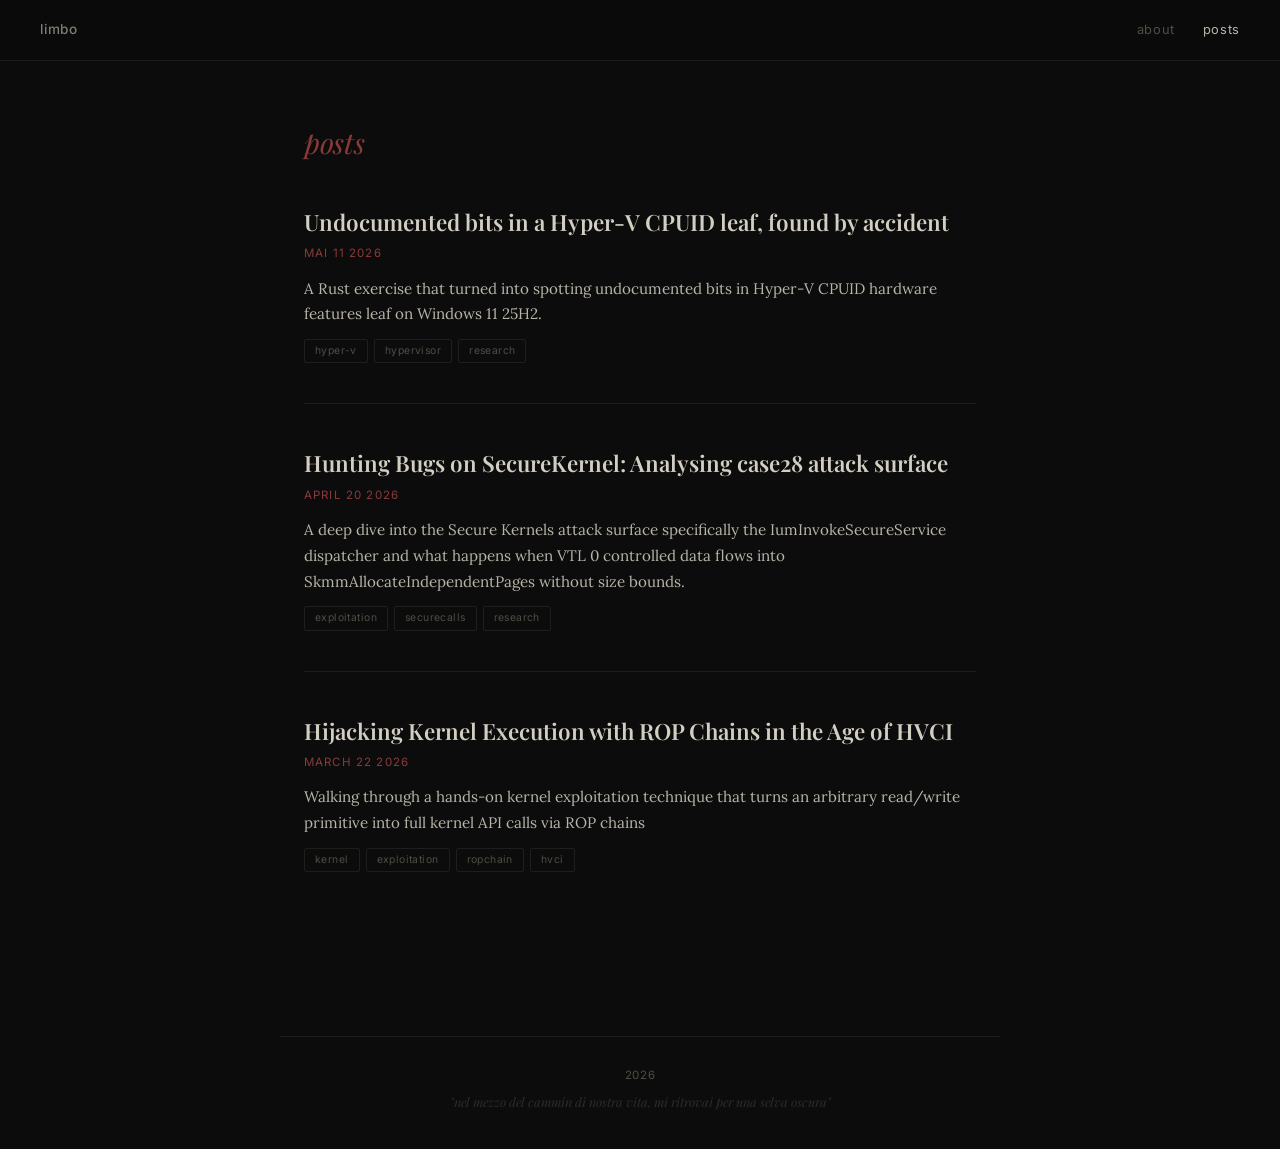
<file: posts.html>
<!DOCTYPE html>
<html lang="en">
<head>
    <meta charset="UTF-8">
    <meta name="viewport" content="width=device-width, initial-scale=1.0">
    <title>posts</title>
    <link rel="stylesheet" href="style.css">
    <link rel="preconnect" href="https://fonts.googleapis.com">
    <link rel="preconnect" href="https://fonts.gstatic.com" crossorigin>
    <link href="https://fonts.googleapis.com/css2?family=Inter:wght@300;400;500;600&family=Lora:ital,wght@0,400;0,500;0,600;0,700;1,400;1,500&family=Playfair+Display:ital,wght@0,400;0,500;0,600;0,700;1,400;1,500&family=JetBrains+Mono:wght@400;500&display=swap" rel="stylesheet">
</head>
<body>

    <div class="topbar">
        <a href="index.html" class="site-name">Limbo</a>
        <nav>
            <a href="about.html">about</a>
            <a href="posts.html" class="active">posts</a>
        </nav>
    </div>

    <div class="page-body">
        <h1 class="page-title">posts</h1>

        <div class="posts-list" id="posts-container"></div>
    </div>

    <footer class="footer">
        <p>2026</p>
        <p class="footer-quote">"nel mezzo del cammin di nostra vita, mi ritrovai per una selva oscura"</p>
    </footer>

    <script>
        (async function () {
            const res = await fetch('posts.json?t=' + Date.now());
            const posts = await res.json();
            const container = document.getElementById('posts-container');

            posts.forEach(post => {
                const article = document.createElement('article');
                article.className = post.image ? 'post post-with-image' : 'post';

                let html = '';

                if (post.image) {
                    html += `<img class="post-image" src="${post.image}" alt="">`;
                    html += '<div>';
                }

                html += `<h2 class="post-title"><a href="post.html?slug=${post.slug}">${post.title}</a></h2>`;
                html += `<span class="post-date">${post.date}</span>`;
                html += `<p>${post.excerpt}</p>`;
                html += '<div class="post-tags">';
                post.tags.forEach(tag => {
                    html += `<span class="tag">${tag}</span>`;
                });
                html += '</div>';

                if (post.image) {
                    html += '</div>';
                }

                article.innerHTML = html;
                container.appendChild(article);
            });
        })();
    </script>

</body>
</html>
</file>
<file: style.css>
/* ===== RESET & BASE ===== */
*, *::before, *::after {
    margin: 0;
    padding: 0;
    box-sizing: border-box;
}

:root {
    --bg: #0c0c0c;
    --bg-nav: #0a0a0a;
    --bg-code: #131313;
    --bg-inline-code: #1a1a18;
    --text: #b8b4a8;
    --text-muted: #807c70;
    --text-dim: #504d44;
    --accent: #8b3a3a;
    --accent-hover: #a84a4a;
    --heading: #d2cec2;
    --link: #a84a4a;
    --link-hover: #c86868;
    --border: #1e1e1c;
    --border-code: #252522;
}

html {
    scroll-behavior: smooth;
}

body {
    font-family: 'Lora', Georgia, serif;
    background-color: var(--bg);
    color: var(--text);
    line-height: 1.75;
    min-height: 100vh;
    font-size: 16px;
    -webkit-font-smoothing: antialiased;
    -moz-osx-font-smoothing: grayscale;
}

::selection {
    background: #3a2020;
    color: #d4cfc2;
}

a {
    color: var(--link);
    text-decoration: none;
    border-bottom: 1px solid rgba(168, 74, 74, 0.3);
    transition: color 0.3s ease, border-color 0.3s ease;
}

a:hover {
    color: var(--link-hover);
    border-bottom-color: var(--link-hover);
}

/* ===== TOP NAV BAR ===== */
.topbar {
    display: flex;
    justify-content: space-between;
    align-items: center;
    padding: 18px 40px;
    border-bottom: 1px solid var(--border);
    background: var(--bg-nav);
    position: sticky;
    top: 0;
    z-index: 100;
}

.site-name {
    font-family: 'Inter', system-ui, sans-serif;
    font-size: 0.85rem;
    font-weight: 500;
    color: var(--text-muted);
    text-decoration: none;
    letter-spacing: 0.06em;
    border: none;
    text-transform: lowercase;
}

.site-name:hover {
    color: var(--heading);
}

.topbar nav {
    display: flex;
    gap: 28px;
}

.topbar nav a {
    font-family: 'Inter', system-ui, sans-serif;
    font-size: 0.8rem;
    font-weight: 400;
    color: var(--text-dim);
    text-decoration: none;
    letter-spacing: 0.05em;
    border: none;
    transition: color 0.3s ease;
}

.topbar nav a:hover,
.topbar nav a.active {
    color: var(--text);
}

/* ===== HERO ===== */
.hero {
    position: relative;
    width: 100%;
    height: 420px;
    overflow: hidden;
}

.hero-image {
    width: 100%;
    height: 100%;
    object-fit: cover;
    object-position: center 25%;
    filter: grayscale(30%) contrast(1.1);
    opacity: 0.6;
    display: block;
}

.hero-overlay {
    position: absolute;
    inset: 0;
    background: linear-gradient(
        to bottom,
        rgba(12, 12, 12, 0.2) 0%,
        rgba(12, 12, 12, 0) 30%,
        rgba(12, 12, 12, 0.4) 70%,
        rgba(12, 12, 12, 0.95) 100%
    );
}

.hero-text {
    position: absolute;
    bottom: 36px;
    left: 0;
    right: 0;
    text-align: center;
    padding: 0 24px;
}

.hero-text blockquote p {
    font-family: 'Playfair Display', Georgia, serif;
    font-size: 1.15rem;
    font-style: italic;
    color: var(--text-muted);
    line-height: 2;
    max-width: 520px;
    margin: 0 auto;
    font-weight: 400;
}

.hero-text blockquote cite {
    display: block;
    font-family: 'Inter', system-ui, sans-serif;
    font-size: 0.7rem;
    color: var(--text-dim);
    margin-top: 12px;
    font-style: normal;
    letter-spacing: 0.15em;
    text-transform: uppercase;
}

/* ===== LAYOUT ===== */
.page-body {
    max-width: 720px;
    margin: 0 auto;
    padding: 56px 24px 80px;
}

/* ===== PAGE TITLE ===== */
.page-title {
    font-family: 'Playfair Display', Georgia, serif;
    font-size: 1.8rem;
    font-weight: 400;
    font-style: italic;
    color: var(--accent);
    margin-bottom: 40px;
    letter-spacing: -0.01em;
}

/* ===== POST ENTRIES ===== */
.post {
    margin-bottom: 44px;
    padding-bottom: 40px;
    border-bottom: 1px solid var(--border);
}

.post:last-child {
    border-bottom: none;
}

.post-title {
    font-family: 'Playfair Display', Georgia, serif;
    font-size: 1.4rem;
    font-weight: 600;
    color: var(--heading);
    line-height: 1.35;
    margin-bottom: 6px;
}

.post-title a {
    color: var(--heading);
    text-decoration: none;
    border: none;
}

.post-title a:hover {
    color: var(--accent-hover);
}

.post-date {
    font-family: 'Inter', system-ui, sans-serif;
    font-size: 0.72rem;
    font-weight: 400;
    color: var(--accent);
    letter-spacing: 0.1em;
    margin-bottom: 12px;
    display: block;
    text-transform: uppercase;
}

.post > p,
.post-info > p {
    margin-bottom: 10px;
    color: var(--text);
    font-size: 0.95rem;
    line-height: 1.7;
}

.post p strong {
    color: var(--heading);
    font-weight: 600;
}

.post-tags {
    display: flex;
    gap: 6px;
    flex-wrap: wrap;
    margin-top: 12px;
}

.tag {
    font-family: 'Inter', system-ui, sans-serif;
    font-size: 0.65rem;
    font-weight: 400;
    color: var(--text-dim);
    letter-spacing: 0.04em;
    border: 1px solid var(--border);
    padding: 2px 10px;
    border-radius: 2px;
    text-transform: lowercase;
}

/* ===== ABOUT PAGE ===== */
.about-content {
    max-width: 600px;
}

.about-section {
    margin-bottom: 34px;
}

.about-section h3 {
    font-family: 'Playfair Display', Georgia, serif;
    font-size: 1.15rem;
    font-weight: 600;
    color: var(--heading);
    margin-bottom: 12px;
}

.about-section p {
    margin-bottom: 10px;
    font-size: 0.95rem;
    line-height: 1.75;
}

.about-section ul {
    list-style: none;
    padding: 0;
}

.about-section ul li {
    padding-left: 18px;
    margin-bottom: 6px;
    position: relative;
    font-size: 0.95rem;
}

.about-section ul li::before {
    content: '\2014';
    position: absolute;
    left: 0;
    color: var(--text-dim);
}

/* ===== WIDE IMAGE ===== */
.wide-image {
    width: 100%;
    height: auto;
    display: block;
    margin: 0 auto;
    border: 1px solid var(--border);
    filter: grayscale(20%) contrast(1.05);
    opacity: 0.7;
    margin-bottom: 10px;
}

.figure {
    margin: 28px 0;
}

.figure figcaption {
    font-family: 'Inter', system-ui, sans-serif;
    font-size: 0.7rem;
    color: var(--text-dim);
    font-style: normal;
    margin-top: 8px;
    letter-spacing: 0.03em;
}

/* ===== EPIGRAPH ===== */
.epigraph {
    border-left: 2px solid var(--accent);
    padding: 8px 0 8px 20px;
    margin: 28px 0;
}

.epigraph p {
    font-family: 'Playfair Display', Georgia, serif;
    font-style: italic;
    color: var(--text-muted);
    font-size: 1rem;
    line-height: 1.8;
}

.epigraph cite {
    display: block;
    font-family: 'Inter', system-ui, sans-serif;
    font-size: 0.7rem;
    color: var(--text-dim);
    margin-top: 8px;
    font-style: normal;
    letter-spacing: 0.08em;
}

/* ===== FULL POST PAGE ===== */
.post-full {
    max-width: 720px;
}

.post-header {
    margin-bottom: 40px;
    padding-bottom: 24px;
    border-bottom: 1px solid var(--border);
}

.post-full-title {
    font-family: 'Playfair Display', Georgia, serif;
    font-size: 1.8rem;
    font-weight: 700;
    color: var(--heading);
    line-height: 1.3;
    margin-bottom: 8px;
}

.post-header .post-date {
    margin-bottom: 10px;
}

/* ===== POST BODY — MARKDOWN RENDERED ===== */
.post-body {
    font-size: 0.95rem;
    line-height: 1.8;
}

.post-body p {
    margin-bottom: 18px;
}

.post-body h1 {
    font-family: 'Playfair Display', Georgia, serif;
    font-size: 1.6rem;
    font-weight: 700;
    color: var(--heading);
    margin: 48px 0 16px;
}

.post-body h2 {
    font-family: 'Playfair Display', Georgia, serif;
    font-size: 1.3rem;
    font-weight: 600;
    color: var(--heading);
    margin: 44px 0 16px;
    padding-bottom: 8px;
    border-bottom: 1px solid var(--border);
}

.post-body h3 {
    font-family: 'Playfair Display', Georgia, serif;
    font-size: 1.1rem;
    font-weight: 600;
    color: var(--heading);
    margin: 32px 0 12px;
}

.post-body h4 {
    font-family: 'Inter', system-ui, sans-serif;
    font-size: 0.85rem;
    font-weight: 600;
    color: var(--text);
    letter-spacing: 0.04em;
    text-transform: uppercase;
    margin: 28px 0 10px;
}

.post-body strong {
    color: var(--heading);
    font-weight: 700;
}

.post-body em {
    font-style: italic;
    color: var(--text);
}

.post-body blockquote {
    border-left: 2px solid var(--accent);
    padding: 4px 0 4px 20px;
    margin: 24px 0;
}

.post-body blockquote p {
    color: var(--text-muted);
    font-style: italic;
}

.post-body ul,
.post-body ol {
    margin: 16px 0;
    padding-left: 24px;
}

.post-body li {
    margin-bottom: 6px;
}

.post-body hr {
    border: none;
    height: 1px;
    background: var(--border);
    margin: 40px 0;
}

/* ===== CODE — INLINE ===== */
.post-body code {
    font-family: 'JetBrains Mono', 'Fira Code', 'Consolas', monospace;
    font-size: 0.82rem;
    background: var(--bg-inline-code);
    color: #c9c1a5;
    padding: 2px 6px;
    border-radius: 3px;
    border: 1px solid var(--border);
}

/* ===== CODE — BLOCKS ===== */
.post-body pre {
    background: var(--bg-code);
    border: 1px solid var(--border-code);
    border-radius: 4px;
    padding: 20px 24px;
    margin: 24px 0;
    overflow-x: auto;
    line-height: 1.55;
}

.post-body pre code {
    font-family: 'JetBrains Mono', 'Fira Code', 'Consolas', monospace;
    font-size: 0.78rem;
    background: none;
    color: #a8a290;
    padding: 0;
    border: none;
    border-radius: 0;
}

/* ===== POST NAV (back link) ===== */
.post-nav {
    margin-top: 48px;
    padding-top: 24px;
    border-top: 1px solid var(--border);
}

.post-nav a {
    font-family: 'Inter', system-ui, sans-serif;
    font-size: 0.78rem;
    color: var(--text-dim);
    letter-spacing: 0.04em;
    border: none;
}

.post-nav a:hover {
    color: var(--text);
}

/* ===== FOOTER ===== */
.footer {
    text-align: center;
    padding: 28px 24px 36px;
    border-top: 1px solid var(--border);
    max-width: 720px;
    margin: 0 auto;
}

.footer p {
    font-family: 'Inter', system-ui, sans-serif;
    font-size: 0.72rem;
    color: var(--text-dim);
    letter-spacing: 0.05em;
}

.footer .footer-quote {
    font-family: 'Playfair Display', Georgia, serif;
    font-style: italic;
    margin-top: 6px;
    font-size: 0.8rem;
    opacity: 0.5;
    letter-spacing: normal;
}

/* ===== RESPONSIVE ===== */
@media (max-width: 768px) {
    .topbar {
        flex-direction: column;
        gap: 10px;
        padding: 14px 20px;
    }

    .topbar nav {
        gap: 20px;
    }

    .page-body {
        padding: 36px 18px 60px;
    }

    .page-title {
        font-size: 1.5rem;
    }

    .post-title {
        font-size: 1.2rem;
    }

    .post-full-title {
        font-size: 1.5rem;
    }

    .hero {
        height: 300px;
    }

    .hero-text blockquote p {
        font-size: 1rem;
    }

    .post-body pre {
        padding: 16px;
    }

    .post-body pre code {
        font-size: 0.72rem;
    }

    .wide-image {
        height: auto;
    }
}

@media (max-width: 480px) {
    .topbar nav {
        gap: 14px;
    }

    .topbar nav a {
        font-size: 0.75rem;
    }

    .page-title {
        font-size: 1.3rem;
    }
}
</file>
